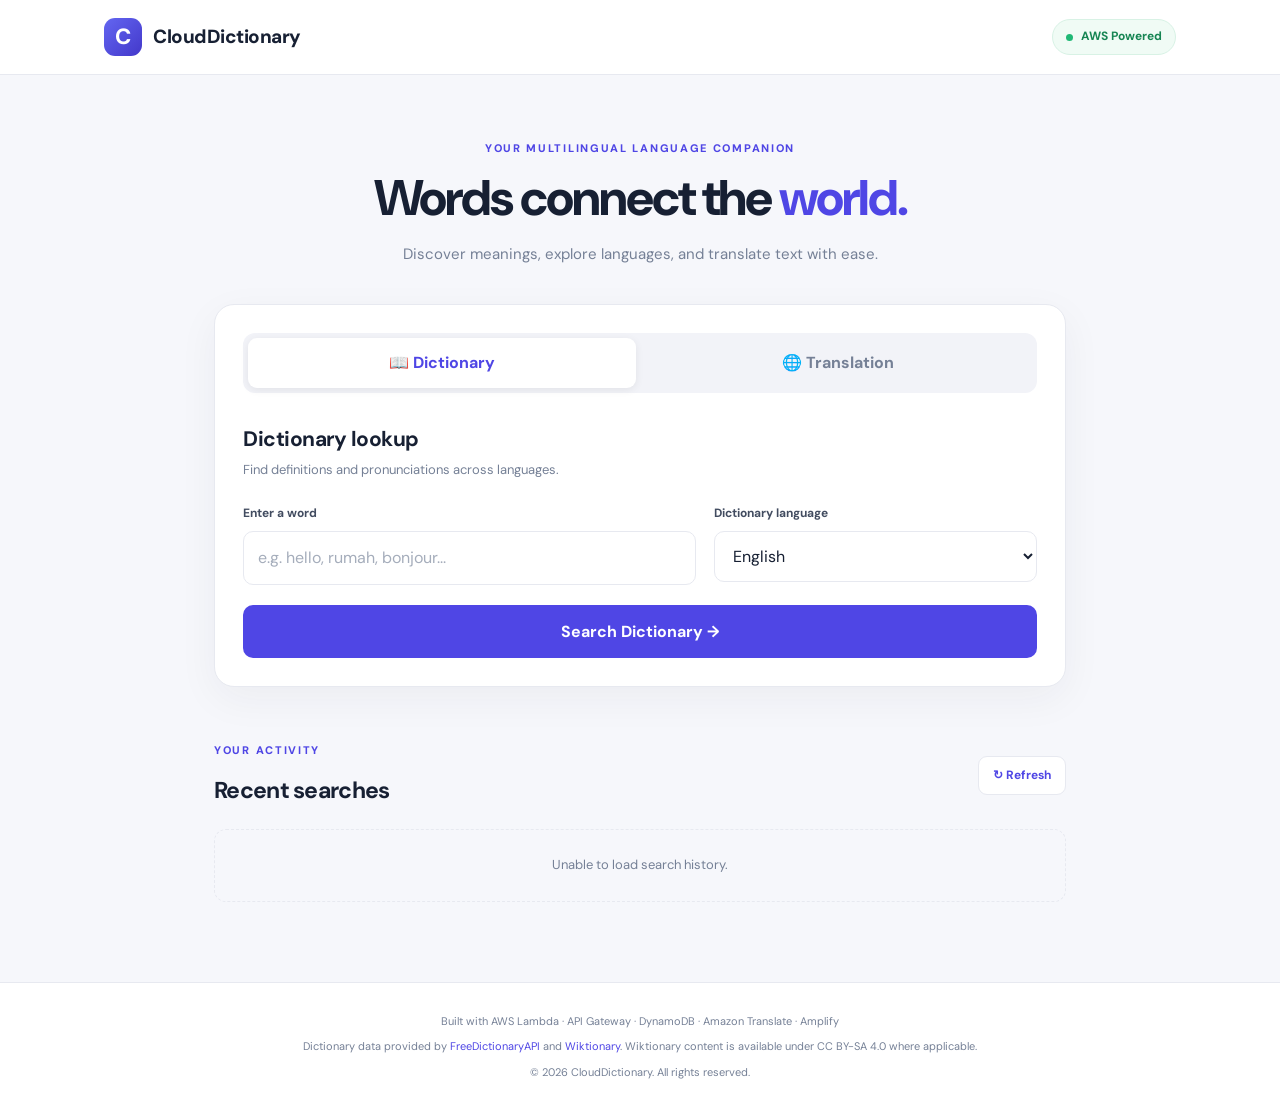
<file: frontend/index.html>
<!DOCTYPE html>
<html lang="en">
<head>
    <meta charset="UTF-8">
    <meta name="viewport" content="width=device-width, initial-scale=1.0">
    <meta name="description" content="CloudDictionary - A multilingual dictionary and translation platform powered by AWS.">
    <title>CloudDictionary | Multilingual Dictionary</title>
    <link rel="stylesheet" href="style.css">
</head>
<body>

    <header class="header">
        <div class="header-container">
            <a href="#" class="brand">
                <div class="brand-icon">C</div>
                <span>CloudDictionary</span>
            </a>
            <div class="header-badge">
                <span class="status-dot"></span>
                AWS Powered
            </div>
        </div>
    </header>

    <main class="main-container">

        <section class="hero">
            <span class="eyebrow">YOUR MULTILINGUAL LANGUAGE COMPANION</span>
            <h1>Words connect the <span>world.</span></h1>
            <p>Discover meanings, explore languages, and translate text with ease.</p>
        </section>

        <section class="workspace">

            <div class="mode-tabs">
                <button class="mode-tab active" id="dictionaryTab" type="button">
                    <span>📖</span> Dictionary
                </button>
                <button class="mode-tab" id="translationTab" type="button">
                    <span>🌐</span> Translation
                </button>
            </div>

            <!-- DICTIONARY MODE -->
            <section id="dictionaryMode" class="mode-content">

                <div class="section-heading">
                    <h2>Dictionary lookup</h2>
                    <p>Find definitions and pronunciations across languages.</p>
                </div>

                <form id="searchForm">
                    <div class="input-group">
                        <label for="wordInput">Enter a word</label>
                        <input
                            type="text"
                            id="wordInput"
                            placeholder="e.g. hello, rumah, bonjour..."
                            required
                        >
                    </div>

                    <div class="input-group">
                        <label for="dictionaryLanguage">Dictionary language</label>
                        <select id="dictionaryLanguage">
                            <option value="en">English</option>
                            <option value="ms">Malay</option>
                            <option value="fr">French</option>
                            <option value="es">Spanish</option>
                            <option value="de">German</option>
                            <option value="id">Indonesian</option>
                            <option value="zh">Chinese</option>
                            <option value="ja">Japanese</option>
                            <option value="ko">Korean</option>
                            <option value="hi">Hindi</option>
                            <option value="ar">Arabic</option>
                        </select>
                    </div>

                    <button type="submit" id="searchButton" class="primary-button">
                        Search Dictionary →
                    </button>
                </form>

                <div id="message" class="message" role="status" aria-live="polite"></div>

                <section id="resultSection" class="result-section" hidden>
                    <div class="result-header">
                        <div>
                            <span class="result-label">WORD DEFINITION</span>
                            <h2 id="resultWord"></h2>
                            <p id="phonetic" class="phonetic"></p>
                        </div>
                        <span id="resultLanguage" class="language-badge"></span>
                    </div>

                    <div id="meanings" class="meanings"></div>
                </section>

            </section>

            <!-- TRANSLATION MODE -->
            <section id="translationMode" class="mode-content" hidden>

                <div class="section-heading">
                    <h2>Text translation</h2>
                    <p>Translate words and sentences between languages.</p>
                </div>

                <div class="translation-languages">
                    <div class="input-group">
                        <label for="sourceLanguage">Translate from</label>
                        <select id="sourceLanguage">
                            <option value="auto">Auto detect</option>
                            <option value="en">English</option>
                            <option value="ms">Malay</option>
                            <option value="fr">French</option>
                            <option value="es">Spanish</option>
                            <option value="de">German</option>
                            <option value="id">Indonesian</option>
                            <option value="zh">Chinese</option>
                            <option value="ja">Japanese</option>
                            <option value="ko">Korean</option>
                            <option value="hi">Hindi</option>
                            <option value="ar">Arabic</option>
                        </select>
                    </div>

                    <button id="swapLanguages" class="swap-button" type="button" title="Swap languages">⇄</button>

                    <div class="input-group">
                        <label for="targetLanguage">Translate to</label>
                        <select id="targetLanguage">
                            <option value="ms">Malay</option>
                            <option value="en">English</option>
                            <option value="fr">French</option>
                            <option value="es">Spanish</option>
                            <option value="de">German</option>
                            <option value="id">Indonesian</option>
                            <option value="zh">Chinese</option>
                            <option value="ja">Japanese</option>
                            <option value="ko">Korean</option>
                            <option value="hi">Hindi</option>
                            <option value="ar">Arabic</option>
                        </select>
                    </div>
                </div>

                <div class="input-group translation-input">
                    <label for="translationInput">Text to translate</label>
                    <textarea
                        id="translationInput"
                        rows="5"
                        maxlength="5000"
                        placeholder="Enter a word, phrase, or sentence..."
                    ></textarea>
                    <span class="character-count" id="characterCount">0 / 5000</span>
                </div>

                <button type="button" id="translateButton" class="primary-button">
                    Translate Text →
                </button>

                <div id="translationMessage" class="message" role="status" aria-live="polite"></div>

                <section id="translationResult" class="translation-result" hidden>
                    <span class="result-label">TRANSLATION RESULT</span>
                    <p id="translatedText"></p>
                    <div class="translation-meta" id="translationMeta"></div>
                </section>

            </section>

        </section>

        <!-- RECENT SEARCHES -->
        <section class="history-section">
            <div class="history-heading">
                <div>
                    <span class="eyebrow">YOUR ACTIVITY</span>
                    <h2>Recent searches</h2>
                </div>
                <button id="refreshHistory" class="refresh-button" type="button">
                    ↻ Refresh
                </button>
            </div>

            <div id="historyList" class="history-list">
                <p class="empty-history">Loading recent searches...</p>
            </div>
        </section>

    </main>

    <footer class="footer">
        <p>Built with AWS Lambda · API Gateway · DynamoDB · Amazon Translate · Amplify</p>
        <p class="attribution">
            Dictionary data provided by
            <a href="https://freedictionaryapi.com/" target="_blank" rel="noopener noreferrer">FreeDictionaryAPI</a>
            and
            <a href="https://www.wiktionary.org/" target="_blank" rel="noopener noreferrer">Wiktionary</a>.
            Wiktionary content is available under CC BY-SA 4.0 where applicable.
        </p>
        <p>© 2026 CloudDictionary. All rights reserved.</p>
    </footer>

    <script src="script.js"></script>
</body>
</html>
</file>
<file: frontend/style.css>
@import url('https://fonts.googleapis.com/css2?family=DM+Sans:wght@400;500;600;700;800&display=swap');

:root {
    --primary: #4f46e5;
    --primary-dark: #4338ca;
    --background: #f6f7fb;
    --surface: #ffffff;
    --text: #172033;
    --muted: #758096;
    --border: #e7e9f0;
    --success: #16a36a;
    --radius: 16px;
}

* {
    box-sizing: border-box;
    margin: 0;
    padding: 0;
}

body {
    font-family: 'DM Sans', sans-serif;
    background: var(--background);
    color: var(--text);
    line-height: 1.6;
    min-height: 100vh;
}

button, input, select, textarea {
    font: inherit;
}

button {
    cursor: pointer;
}

[hidden] {
    display: none !important;
}

/* HEADER */

.header {
    background: var(--surface);
    border-bottom: 1px solid var(--border);
}

.header-container {
    max-width: 1120px;
    margin: auto;
    padding: 18px 24px;
    display: flex;
    align-items: center;
    justify-content: space-between;
}

.brand {
    display: flex;
    align-items: center;
    gap: 11px;
    text-decoration: none;
    color: var(--text);
    font-size: 19px;
    font-weight: 800;
    letter-spacing: -0.5px;
}

.brand-icon {
    width: 38px;
    height: 38px;
    border-radius: 11px;
    display: grid;
    place-items: center;
    color: white;
    background: linear-gradient(135deg, #6366f1, #4338ca);
    font-size: 22px;
    font-weight: 800;
}

.header-badge {
    display: flex;
    align-items: center;
    gap: 8px;
    padding: 7px 13px;
    border: 1px solid #d8f2e5;
    border-radius: 30px;
    background: #f0fbf5;
    color: #168553;
    font-size: 12px;
    font-weight: 700;
}

.status-dot {
    width: 7px;
    height: 7px;
    border-radius: 50%;
    background: #20b875;
}

/* MAIN */

.main-container {
    max-width: 900px;
    margin: auto;
    padding: 65px 24px 80px;
}

.hero {
    text-align: center;
    margin-bottom: 38px;
}

.eyebrow {
    display: block;
    color: var(--primary);
    font-size: 11px;
    font-weight: 800;
    letter-spacing: 1.7px;
    margin-bottom: 12px;
}

.hero h1 {
    font-size: clamp(34px, 6vw, 50px);
    line-height: 1.15;
    letter-spacing: -2px;
    font-weight: 800;
}

.hero h1 span {
    color: var(--primary);
}

.hero p {
    color: var(--muted);
    margin-top: 15px;
    font-size: 15px;
}

/* WORKSPACE */

.workspace {
    background: var(--surface);
    border: 1px solid var(--border);
    border-radius: 20px;
    padding: 28px;
    box-shadow: 0 12px 40px rgba(30, 41, 59, 0.05);
}

.mode-tabs {
    display: flex;
    gap: 8px;
    padding: 5px;
    border-radius: 12px;
    background: #f2f3f8;
    margin-bottom: 30px;
}

.mode-tab {
    flex: 1;
    padding: 12px;
    border: none;
    border-radius: 9px;
    background: transparent;
    color: var(--muted);
    font-weight: 700;
    transition: 0.2s;
}

.mode-tab:hover {
    color: var(--primary);
}

.mode-tab.active {
    background: white;
    color: var(--primary);
    box-shadow: 0 2px 8px rgba(0, 0, 0, 0.07);
}

.section-heading {
    margin-bottom: 23px;
}

.section-heading h2 {
    font-size: 21px;
    letter-spacing: -0.5px;
}

.section-heading p {
    color: var(--muted);
    font-size: 13px;
    margin-top: 4px;
}

/* FORM ELEMENTS */

#searchForm {
    display: grid;
    grid-template-columns: 1.4fr 1fr;
    gap: 18px;
}

.input-group {
    display: flex;
    flex-direction: column;
    gap: 8px;
}

.input-group label {
    font-size: 12px;
    font-weight: 700;
    color: #424c60;
}

input, select, textarea {
    width: 100%;
    border: 1px solid var(--border);
    border-radius: 10px;
    padding: 13px 14px;
    outline: none;
    color: var(--text);
    background: white;
    transition: border 0.2s, box-shadow 0.2s;
}

input:focus, select:focus, textarea:focus {
    border-color: var(--primary);
    box-shadow: 0 0 0 3px rgba(79, 70, 229, 0.1);
}

input::placeholder, textarea::placeholder {
    color: #a5adbb;
}

select {
    cursor: pointer;
}

.primary-button {
    border: none;
    border-radius: 10px;
    background: var(--primary);
    color: white;
    font-weight: 700;
    padding: 14px 20px;
    transition: 0.2s;
}

.primary-button:hover {
    background: var(--primary-dark);
    transform: translateY(-1px);
}

#searchForm .primary-button {
    grid-column: 1 / -1;
    margin-top: 2px;
}

/* MESSAGES */

.message {
    margin-top: 15px;
    font-size: 13px;
    color: #d04444;
}

.message:empty {
    display: none;
}

/* DICTIONARY RESULTS */

.result-section {
    margin-top: 28px;
    border-top: 1px solid var(--border);
    padding-top: 25px;
}

.result-header {
    display: flex;
    justify-content: space-between;
    gap: 15px;
    align-items: flex-start;
    margin-bottom: 22px;
}

.result-label {
    color: var(--primary);
    font-size: 10px;
    font-weight: 800;
    letter-spacing: 1.4px;
}

.result-header h2 {
    font-size: 30px;
    letter-spacing: -1px;
    margin-top: 5px;
    overflow-wrap: anywhere;
}

.phonetic {
    color: var(--muted);
    font-size: 14px;
    margin-top: 3px;
}

.language-badge {
    background: #eef0ff;
    color: var(--primary);
    padding: 7px 12px;
    border-radius: 20px;
    font-size: 11px;
    font-weight: 700;
    white-space: nowrap;
}

.meanings {
    display: grid;
    gap: 17px;
}

.meaning-card {
    padding: 18px;
    border: 1px solid var(--border);
    border-radius: 12px;
    background: #fdfdff;
}

.meaning-card h3 {
    color: var(--primary);
    font-size: 13px;
    margin-bottom: 12px;
    text-transform: capitalize;
}

.definition-item {
    padding: 10px 0;
    border-top: 1px solid var(--border);
    font-size: 14px;
}

.definition-item:first-of-type {
    border-top: none;
}

.definition-item p {
    line-height: 1.7;
}

.definition-item .example {
    color: var(--muted);
    font-size: 12px;
    margin-top: 6px;
    font-style: italic;
}

/* TRANSLATION */

.translation-languages {
    display: grid;
    grid-template-columns: 1fr auto 1fr;
    gap: 12px;
    align-items: end;
    margin-bottom: 22px;
}

.swap-button {
    width: 42px;
    height: 42px;
    border: 1px solid var(--border);
    background: white;
    border-radius: 10px;
    color: var(--primary);
    font-size: 21px;
    margin-bottom: 1px;
}

.swap-button:hover {
    background: #eef0ff;
}

.translation-input {
    margin-bottom: 18px;
}

textarea {
    resize: vertical;
    min-height: 130px;
}

.character-count {
    align-self: flex-end;
    color: var(--muted);
    font-size: 11px;
}

.translation-result {
    margin-top: 25px;
    padding: 22px;
    border: 1px solid #dcdfff;
    border-radius: 13px;
    background: #f8f8ff;
}

.translation-result p {
    margin-top: 12px;
    font-size: 19px;
    font-weight: 600;
    line-height: 1.7;
    overflow-wrap: anywhere;
}

.translation-meta {
    color: var(--muted);
    font-size: 12px;
    margin-top: 13px;
}

/* HISTORY */

.history-section {
    margin-top: 55px;
}

.history-heading {
    display: flex;
    align-items: center;
    justify-content: space-between;
    margin-bottom: 20px;
}

.history-heading h2 {
    font-size: 23px;
    letter-spacing: -0.7px;
}

.refresh-button {
    border: 1px solid var(--border);
    background: white;
    border-radius: 9px;
    padding: 9px 14px;
    color: var(--primary);
    font-size: 12px;
    font-weight: 700;
}

.refresh-button:hover {
    background: #f0f0ff;
}

.history-list {
    display: grid;
    gap: 10px;
}

.history-item {
    display: flex;
    align-items: center;
    justify-content: space-between;
    gap: 15px;
    padding: 16px 18px;
    border: 1px solid var(--border);
    border-radius: 12px;
    background: white;
}

.history-item strong {
    font-size: 14px;
    text-transform: capitalize;
    overflow-wrap: anywhere;
}

.history-item p {
    color: var(--muted);
    font-size: 12px;
    margin-top: 4px;
    overflow-wrap: anywhere;
}

.history-language {
    color: var(--primary);
    background: #f0f0ff;
    border-radius: 20px;
    padding: 5px 10px;
    font-size: 10px;
    font-weight: 700;
    white-space: nowrap;
}

.empty-history {
    color: var(--muted);
    text-align: center;
    padding: 25px;
    border: 1px dashed var(--border);
    border-radius: 12px;
    font-size: 13px;
}

/* FOOTER */

.footer {
    text-align: center;
    padding: 30px 20px;
    border-top: 1px solid var(--border);
    background: white;
    color: var(--muted);
    font-size: 11px;
}

.footer p + p {
    margin-top: 8px;
}

.footer a {
    color: var(--primary);
    text-decoration: none;
}

.footer a:hover {
    text-decoration: underline;
}

/* RESPONSIVE */

@media (max-width: 650px) {
    .main-container {
        padding: 42px 16px 55px;
    }

    .workspace {
        padding: 19px;
    }

    #searchForm {
        grid-template-columns: 1fr;
    }

    #searchForm .primary-button {
        grid-column: auto;
    }

    .translation-languages {
        grid-template-columns: 1fr;
    }

    .swap-button {
        justify-self: center;
        transform: rotate(90deg);
    }

    .result-header {
        flex-direction: column;
    }

    .history-item {
        align-items: flex-start;
    }

    .hero h1 {
        letter-spacing: -1px;
    }
}
</file>
